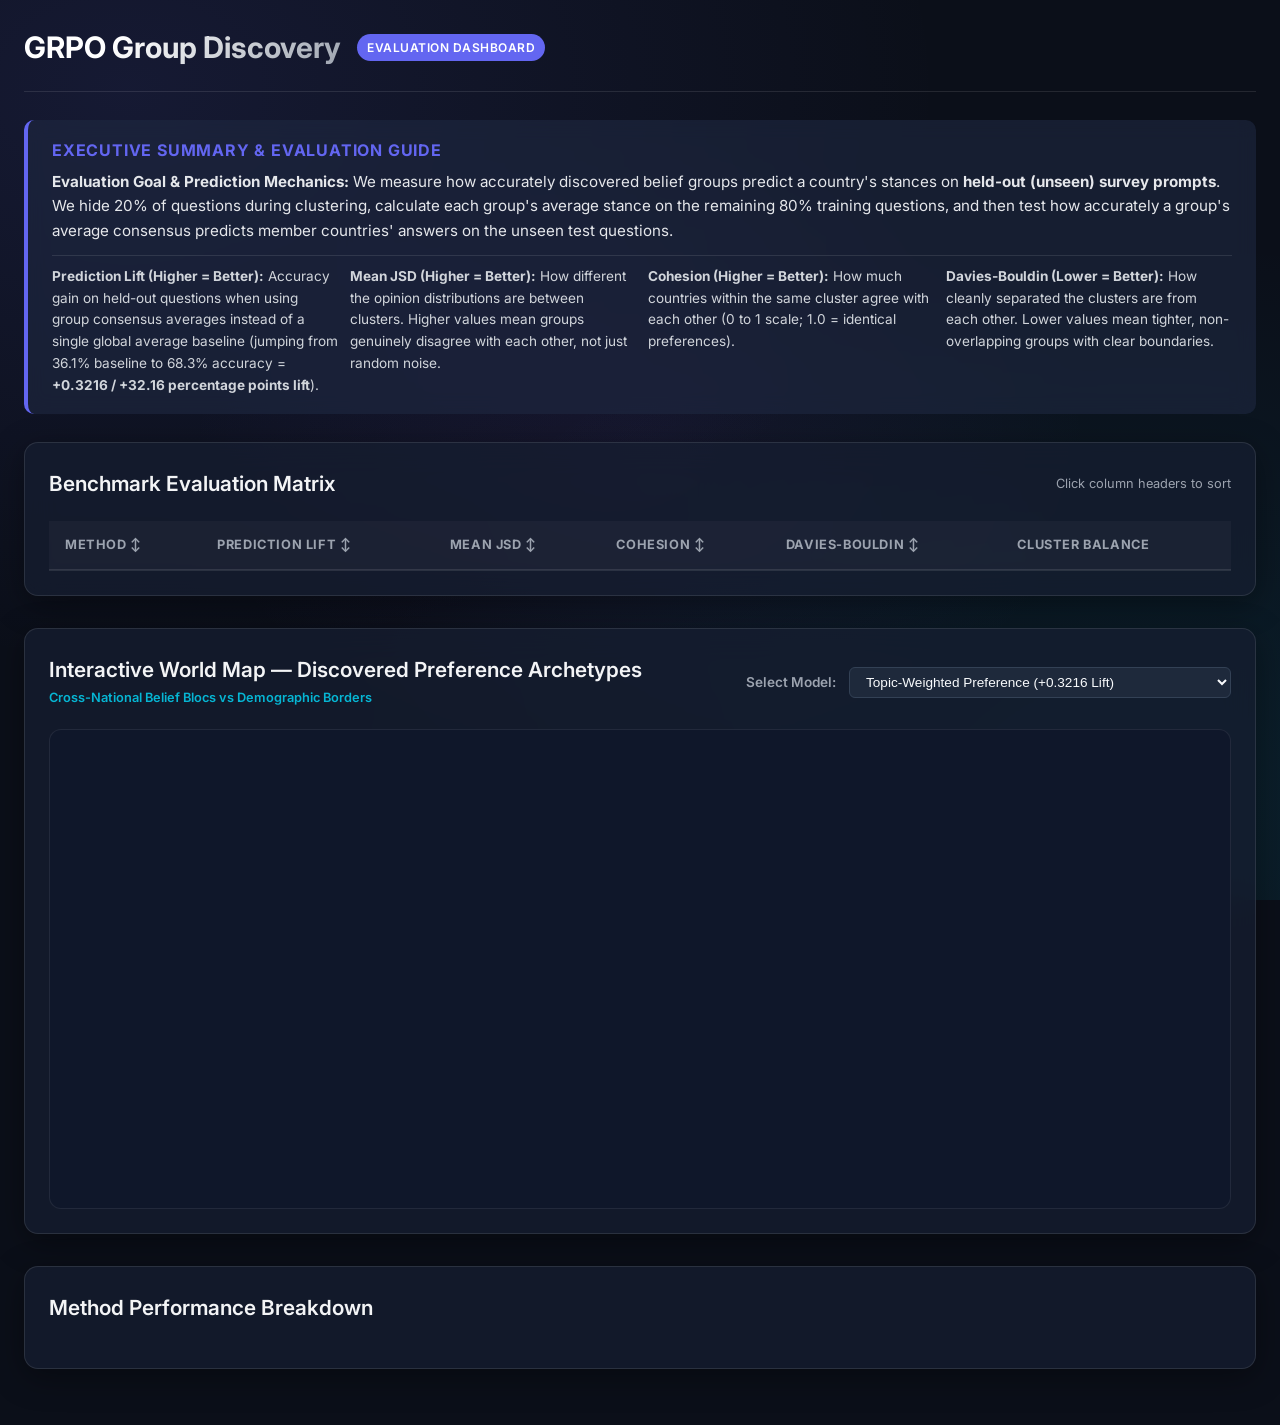
<file: canvas/index.html>
<!DOCTYPE html>
<html lang="en">
<head>
  <meta charset="UTF-8">
  <meta name="viewport" content="width=device-width, initial-scale=1.0">
  <title>GRPO Group Discovery — Evaluation Dashboard</title>
  <link rel="preconnect" href="https://fonts.googleapis.com">
  <link rel="preconnect" href="https://fonts.gstatic.com" crossorigin>
  <link href="https://fonts.googleapis.com/css2?family=Inter:wght@400;500;600;700&display=swap" rel="stylesheet">
  <link rel="stylesheet" href="styles.css">
  <script src="https://cdn.plot.ly/plotly-2.27.0.min.js"></script>
</head>
<body>
  <div class="container">
    
    <!-- Header -->
    <header>
      <div class="header-title">
        <h1>GRPO Group Discovery</h1>
        <span class="badge-tag">Evaluation Dashboard</span>
      </div>
    </header>

    <!-- Executive Summary Banner -->
    <div class="bottom-line-banner">
      <h3>Executive Summary & Evaluation Guide</h3>
      <p id="bottom-line-text" style="margin-bottom: 12px; line-height: 1.6;">
        <strong>Evaluation Goal & Prediction Mechanics:</strong> We measure how accurately discovered belief groups predict a country's stances on <strong>held-out (unseen) survey prompts</strong>. We hide 20% of questions during clustering, calculate each group's average stance on the remaining 80% training questions, and then test how accurately a group's average consensus predicts member countries' answers on the unseen test questions.
      </p>
      <div style="font-size: 0.85rem; color: #d1d5db; display: grid; grid-template-columns: repeat(auto-fit, minmax(280px, 1fr)); gap: 12px; margin-top: 10px; padding-top: 10px; border-top: 1px solid rgba(255,255,255,0.1);">
        <div><strong>Prediction Lift (Higher = Better):</strong> Accuracy gain on held-out questions when using group consensus averages instead of a single global average baseline (jumping from 36.1% baseline to 68.3% accuracy = <strong>+0.3216 / +32.16 percentage points lift</strong>).</div>
        <div><strong>Mean JSD (Higher = Better):</strong> How different the opinion distributions are between clusters. Higher values mean groups genuinely disagree with each other, not just random noise.</div>
        <div><strong>Cohesion (Higher = Better):</strong> How much countries within the same cluster agree with each other (0 to 1 scale; 1.0 = identical preferences).</div>
        <div><strong>Davies-Bouldin (Lower = Better):</strong> How cleanly separated the clusters are from each other. Lower values mean tighter, non-overlapping groups with clear boundaries.</div>
      </div>
    </div>

    <!-- Section 1: Scorecard Table -->
    <section class="dashboard-section">
      <div class="section-title">
        <span>Benchmark Evaluation Matrix</span>
        <span style="font-size: 0.8rem; color: var(--text-muted); font-weight: 400;">Click column headers to sort</span>
      </div>
      <div class="table-wrapper">
        <table class="scorecard-table" id="scorecard-table">
          <thead>
            <tr>
              <th data-sort="name">Method ↕</th>
              <th data-sort="lift_vs_pooled">Prediction Lift ↕</th>
              <th data-sort="mean_jsd">Mean JSD ↕</th>
              <th data-sort="cohesion">Cohesion ↕</th>
              <th data-sort="db_score">Davies-Bouldin ↕</th>
              <th>Cluster Balance</th>
            </tr>
          </thead>
          <tbody id="scorecard-body">
            <!-- Rendered by app.js -->
          </tbody>
        </table>
      </div>
    </section>

    <!-- Section 1.5: Interactive World Map of Preference Archetypes -->
    <section class="dashboard-section">
      <div class="section-title" style="display: flex; justify-content: space-between; align-items: center; width: 100%;">
        <div>
          <span>Interactive World Map — Discovered Preference Archetypes</span>
          <span style="font-size: 0.8rem; color: var(--accent-cyan); display: block; margin-top: 2px;">Cross-National Belief Blocs vs Demographic Borders</span>
        </div>
        <div>
          <label for="map-model-select" style="font-size: 0.85rem; color: var(--text-muted); margin-right: 8px;">Select Model:</label>
          <select id="map-model-select" style="background: #1e293b; color: #f8fafc; border: 1px solid #334155; padding: 6px 12px; border-radius: 6px; font-size: 0.85rem; cursor: pointer;">
            <option value="discovery_weighted_preference_similarity">Topic-Weighted Preference (+0.3216 Lift)</option>
            <option value="discovery_contrastive_encoder">Contrastive Metric Encoder (+0.3012 Lift)</option>
            <optgroup label="Domain-Specific Preference Archetypes">
              <option value="discovery_domain_social_values">Domain: Social Values & Morality (+0.2953 Lift)</option>
              <option value="discovery_domain_tech_governance">Domain: Tech Governance & AI (+0.3104 Lift)</option>
              <option value="discovery_domain_economic_policy">Domain: Economic Policy & Taxes (+0.2841 Lift)</option>
              <option value="discovery_domain_world_affairs">Domain: World Affairs & Security (+0.2789 Lift)</option>
              <option value="discovery_domain_environment_health">Domain: Environment & Health (+0.2675 Lift)</option>
            </optgroup>
            <option value="baseline_preference_similarity_observed">Preference Similarity (Standard K-Means) (+0.2814 Lift)</option>
            <option value="discovery_gmm_mixture">Gaussian Mixture Model (+0.2415 Lift)</option>
            <option value="baseline_country_oracle">Country Oracle (+0.2390 Lift)</option>
            <option value="baseline_random_assignment">Random Assignment (+0.0110 Lift)</option>
          </select>
        </div>
      </div>
      <div id="world-map-container" style="width: 100%; height: 480px; background: #0f172a; border-radius: 12px; border: 1px solid rgba(255,255,255,0.08); overflow: hidden; margin-top: 12px;"></div>
    </section>

    <!-- Section 2: Method-by-Method Deep Dive Cards -->
    <section class="dashboard-section">
      <div class="section-title">
        <span>Method Performance Breakdown</span>
      </div>
      <div class="cards-grid" id="methods-cards-grid">
        <!-- Rendered by app.js -->
      </div>
    </section>

  </div>

  <script src="data.js"></script>
  <script src="world_map_data.js"></script>
  <script src="app.js"></script>
</body>
</html>
</file>
<file: canvas/styles.css>
/* Modern Glassmorphic Dark Theme for GRPO Group Discovery Canvas */

:root {
  --bg-primary: #0b0f19;
  --bg-card: rgba(22, 30, 49, 0.75);
  --bg-card-hover: rgba(30, 41, 66, 0.85);
  --border-color: rgba(255, 255, 255, 0.1);
  --border-accent: rgba(99, 102, 241, 0.3);
  
  --text-main: #f3f4f6;
  --text-muted: #9ca3af;
  --text-dim: #6b7280;
  
  --accent-indigo: #6366f1;
  --accent-cyan: #06b6d4;
  --accent-purple: #8b5cf6;
  --accent-emerald: #10b981;
  --accent-amber: #f59e0b;
  --accent-rose: #f43f5e;
  
  --status-yes-bg: rgba(16, 185, 129, 0.15);
  --status-yes-color: #34d399;
  --status-weak-bg: rgba(245, 158, 11, 0.15);
  --status-weak-color: #fbbf24;
  --status-no-bg: rgba(244, 63, 94, 0.15);
  --status-no-color: #f87171;
  --status-pilot-bg: rgba(139, 92, 246, 0.15);
  --status-pilot-color: #c084fc;
  
  --font-family: 'Inter', -apple-system, BlinkMacSystemFont, "Segoe UI", Roboto, sans-serif;
  --shadow-glow: 0 8px 32px 0 rgba(0, 0, 0, 0.37);
  --radius: 14px;
}

* {
  box-sizing: border-box;
  margin: 0;
  padding: 0;
}

body {
  background: var(--bg-primary);
  background-image: 
    radial-gradient(at 10% 10%, rgba(99, 102, 241, 0.12) 0px, transparent 50%),
    radial-gradient(at 90% 90%, rgba(6, 182, 212, 0.1) 0px, transparent 50%),
    radial-gradient(at 50% 50%, rgba(139, 92, 246, 0.08) 0px, transparent 50%);
  background-attachment: fixed;
  color: var(--text-main);
  font-family: var(--font-family);
  line-height: 1.6;
  padding: 24px;
  min-height: 100vh;
}

.container {
  max-width: 1360px;
  margin: 0 auto;
}

/* Header */
header {
  display: flex;
  justify-content: space-between;
  align-items: center;
  margin-bottom: 28px;
  padding-bottom: 20px;
  border-bottom: 1px solid var(--border-color);
}

.header-title {
  display: flex;
  align-items: center;
  gap: 16px;
}

.header-title h1 {
  font-size: 1.85rem;
  font-weight: 700;
  background: linear-gradient(135deg, #ffffff 30%, #9ca3af 100%);
  -webkit-background-clip: text;
  -webkit-text-fill-color: transparent;
}

.badge-tag {
  background: var(--accent-indigo);
  color: #ffffff;
  font-size: 0.75rem;
  font-weight: 600;
  padding: 4px 10px;
  border-radius: 20px;
  text-transform: uppercase;
  letter-spacing: 0.5px;
}

/* Bottom Line Banner */
.bottom-line-banner {
  background: rgba(30, 41, 66, 0.6);
  border-left: 4px solid var(--accent-indigo);
  border-radius: 10px;
  padding: 18px 24px;
  margin-bottom: 28px;
  backdrop-filter: blur(10px);
}

.bottom-line-banner h3 {
  font-size: 1rem;
  color: var(--accent-indigo);
  text-transform: uppercase;
  letter-spacing: 0.8px;
  margin-bottom: 6px;
}

.bottom-line-banner p {
  color: #e5e7eb;
  font-size: 0.95rem;
}

/* Controls Toolbar */
.controls-bar {
  display: flex;
  justify-content: space-between;
  align-items: center;
  margin-bottom: 24px;
  flex-wrap: wrap;
  gap: 16px;
}

.filter-group {
  display: flex;
  align-items: center;
  gap: 10px;
}

.filter-btn {
  background: rgba(255, 255, 255, 0.05);
  border: 1px solid var(--border-color);
  color: var(--text-muted);
  padding: 8px 16px;
  border-radius: 8px;
  font-size: 0.85rem;
  font-weight: 500;
  cursor: pointer;
  transition: all 0.2s ease;
}

.filter-btn:hover {
  background: rgba(255, 255, 255, 0.1);
  color: var(--text-main);
}

.filter-btn.active {
  background: var(--accent-indigo);
  color: #fff;
  border-color: var(--accent-indigo);
  box-shadow: 0 0 12px rgba(99, 102, 241, 0.4);
}

.warning-callout {
  background: rgba(245, 158, 11, 0.1);
  border: 1px solid rgba(245, 158, 11, 0.3);
  color: #fcd34d;
  padding: 12px 18px;
  border-radius: 10px;
  font-size: 0.85rem;
  margin-bottom: 24px;
  display: flex;
  align-items: center;
  gap: 12px;
}

/* Main Grid Layout */
.dashboard-section {
  background: var(--bg-card);
  backdrop-filter: blur(16px);
  border: 1px solid var(--border-color);
  border-radius: var(--radius);
  padding: 24px;
  margin-bottom: 32px;
  box-shadow: var(--shadow-glow);
}

.section-title {
  font-size: 1.3rem;
  font-weight: 600;
  margin-bottom: 20px;
  display: flex;
  align-items: center;
  justify-content: space-between;
}

/* Data Table */
.table-wrapper {
  overflow-x: auto;
}

table.scorecard-table {
  width: 100%;
  border-collapse: collapse;
  text-align: left;
}

table.scorecard-table th {
  background: rgba(255, 255, 255, 0.03);
  color: var(--text-muted);
  font-size: 0.8rem;
  text-transform: uppercase;
  letter-spacing: 0.6px;
  padding: 14px 16px;
  border-bottom: 2px solid var(--border-color);
  cursor: pointer;
}

table.scorecard-table th:hover {
  color: var(--text-main);
}

table.scorecard-table td {
  padding: 16px;
  border-bottom: 1px solid rgba(255, 255, 255, 0.05);
  font-size: 0.9rem;
}

table.scorecard-table tr:hover td {
  background: rgba(255, 255, 255, 0.02);
}

.method-name {
  font-weight: 600;
  color: #ffffff;
}

.mode-tag {
  font-size: 0.7rem;
  padding: 2px 8px;
  border-radius: 4px;
  margin-left: 8px;
  text-transform: uppercase;
}

.mode-tag.observed {
  background: rgba(6, 182, 212, 0.15);
  color: var(--accent-cyan);
}

.mode-tag.blind {
  background: rgba(139, 92, 246, 0.15);
  color: var(--accent-purple);
}

.metric-highlight {
  font-weight: 700;
}

.metric-highlight.positive {
  color: var(--accent-emerald);
}

.metric-highlight.neutral {
  color: var(--text-muted);
}

/* Usability Status Badges */
.status-badge {
  display: inline-block;
  padding: 4px 12px;
  border-radius: 20px;
  font-size: 0.75rem;
  font-weight: 600;
}

.status-weak-yes { background: var(--status-weak-bg); color: var(--status-weak-color); }
.status-no { background: var(--status-no-bg); color: var(--status-no-color); }
.status-floor { background: rgba(255, 255, 255, 0.08); color: var(--text-muted); }
.status-noise { background: rgba(255, 255, 255, 0.08); color: var(--text-muted); }
.status-oracle { background: rgba(6, 182, 212, 0.15); color: var(--accent-cyan); }
.status-pilot { background: var(--status-pilot-bg); color: var(--status-pilot-color); }

/* Cluster Balance Charts */
.cluster-bar-container {
  display: flex;
  height: 24px;
  border-radius: 6px;
  overflow: hidden;
  background: rgba(255, 255, 255, 0.05);
  min-width: 160px;
}

.cluster-segment {
  height: 100%;
  transition: width 0.3s ease;
  position: relative;
}

.cluster-segment:nth-child(1) { background: #6366f1; }
.cluster-segment:nth-child(2) { background: #06b6d4; }
.cluster-segment:nth-child(3) { background: #10b981; }
.cluster-segment:nth-child(4) { background: #f59e0b; }
.cluster-segment:nth-child(5) { background: #8b5cf6; }

/* Grid of Deep Dive Cards */
.cards-grid {
  display: grid;
  grid-template-columns: repeat(auto-fit, minmax(380px, 1fr));
  gap: 20px;
}

.method-card {
  background: rgba(15, 23, 42, 0.6);
  border: 1px solid var(--border-color);
  border-radius: 12px;
  padding: 20px;
  transition: all 0.25 ease;
}

.method-card:hover {
  border-color: var(--border-accent);
  transform: translateY(-2px);
  background: rgba(15, 23, 42, 0.85);
}

.card-header {
  display: flex;
  justify-content: space-between;
  align-items: flex-start;
  margin-bottom: 14px;
}

.bullets-list {
  list-style: none !important;
  font-size: 0.85rem;
  margin-bottom: 14px;
  padding-left: 0;
  color: #d1d5db;
}

.bullets-list li {
  position: relative;
  padding-left: 18px;
  margin-bottom: 6px;
}

.bullets-list li::before {
  content: "•" !important;
  position: absolute;
  left: 0;
  top: 0;
  color: var(--accent-indigo);
  font-size: 1.1rem;
  line-height: 1.2;
}

/* Metric Flaws Cards */
.flaws-grid {
  display: grid;
  grid-template-columns: repeat(auto-fit, minmax(300px, 1fr));
  gap: 20px;
}

.flaw-card {
  background: rgba(244, 63, 94, 0.04);
  border: 1px solid rgba(244, 63, 94, 0.2);
  border-radius: 12px;
  padding: 18px;
}

.flaw-card h4 {
  font-size: 0.95rem;
  color: #fca5a5;
  margin-bottom: 8px;
}

.flaw-card p {
  font-size: 0.85rem;
  color: #d1d5db;
  margin-bottom: 8px;
}

.flaw-recom {
  font-size: 0.78rem;
  color: var(--accent-amber);
  font-weight: 500;
}

/* Roadmap Grid */
.roadmap-timeline {
  display: grid;
  grid-template-columns: repeat(auto-fit, minmax(260px, 1fr));
  gap: 16px;
}

.roadmap-step {
  background: rgba(255, 255, 255, 0.03);
  border: 1px solid var(--border-color);
  border-radius: 10px;
  padding: 16px;
}

.step-num {
  font-size: 0.75rem;
  text-transform: uppercase;
  letter-spacing: 1px;
  color: var(--accent-cyan);
  font-weight: 700;
  margin-bottom: 6px;
}

.roadmap-step h4 {
  font-size: 0.95rem;
  margin-bottom: 8px;
}

.roadmap-step p {
  font-size: 0.82rem;
  color: var(--text-muted);
}

/* Tooltip & Responsive */
@media (max-width: 768px) {
  header { flex-direction: column; align-items: flex-start; gap: 16px; }
  .cards-grid { grid-template-columns: 1fr; }
}
</file>
